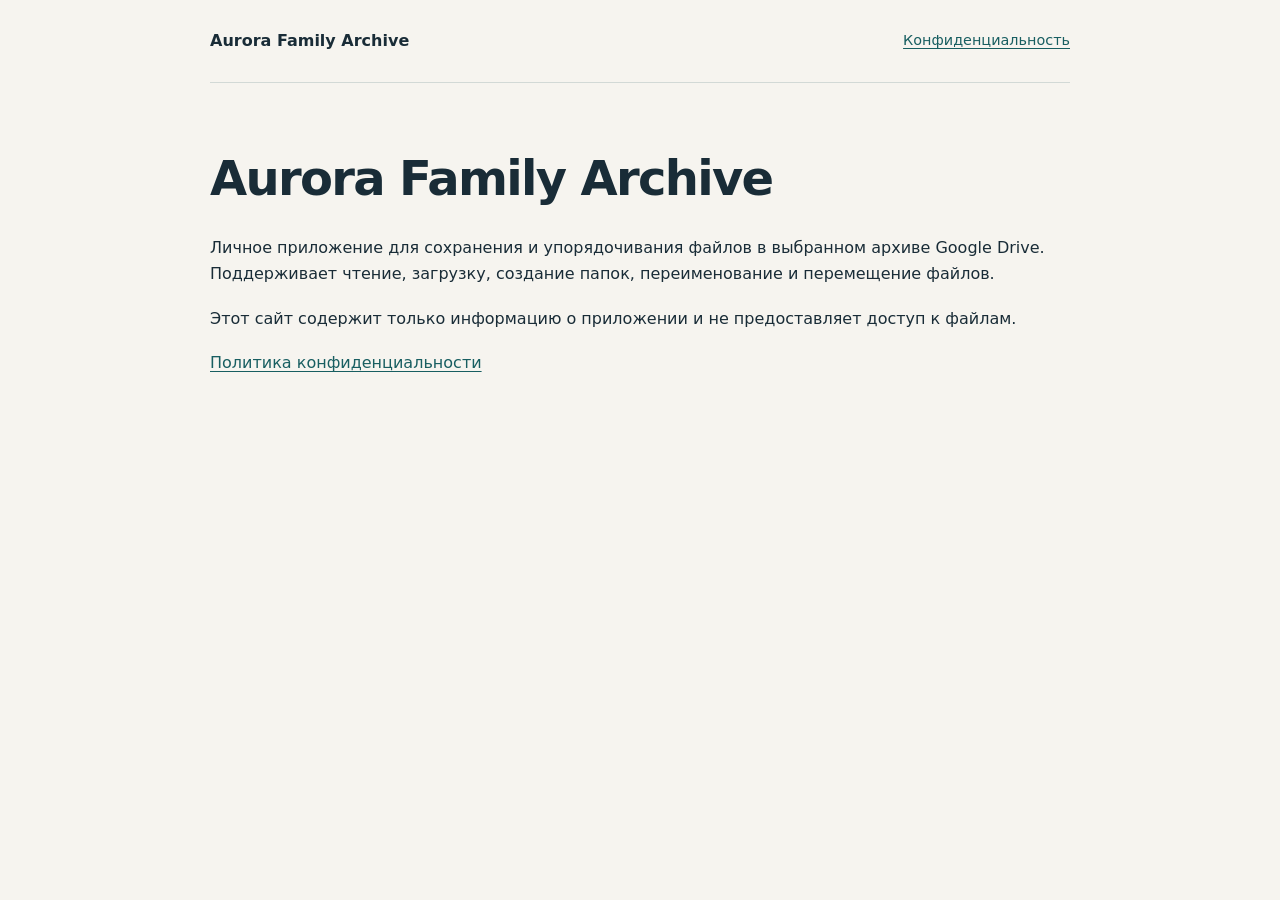
<file: index.html>
<!doctype html>
<html lang="ru">
<head>
  <meta charset="utf-8">
  <meta name="viewport" content="width=device-width, initial-scale=1">
  <meta name="referrer" content="no-referrer">
  <meta http-equiv="Content-Security-Policy" content="default-src 'none'; style-src 'self'; base-uri 'none'; form-action 'none'">
  <title>Aurora Family Archive — о приложении</title>
  <meta name="description" content="Личное приложение для сохранения и упорядочивания файлов в Google Drive.">
  <link rel="stylesheet" href="style.css">
</head>
<body>
  <header><a class="brand" href="index.html">Aurora Family Archive</a><nav aria-label="Разделы сайта"><a href="privacy.html">Конфиденциальность</a></nav></header>
  <main>
    <h1>Aurora Family Archive</h1>
    <p>Личное приложение для сохранения и упорядочивания файлов в выбранном архиве Google Drive. Поддерживает чтение, загрузку, создание папок, переименование и перемещение файлов.</p>
    <p>Этот сайт содержит только информацию о приложении и не предоставляет доступ к файлам.</p>
    <p><a href="privacy.html">Политика конфиденциальности</a></p>
  </main>
</body>
</html>
</file>
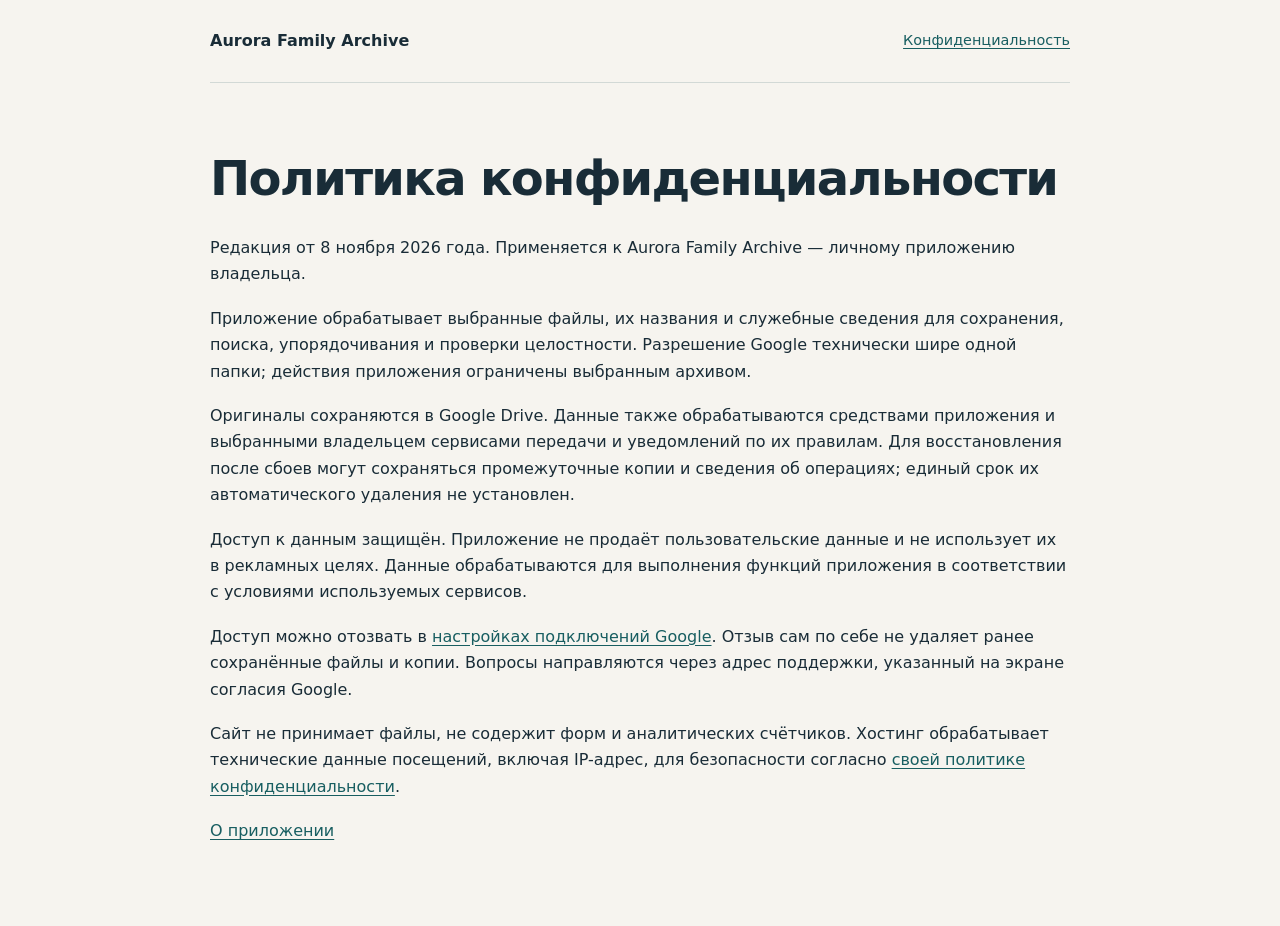
<file: privacy.html>
<!doctype html>
<html lang="ru">
<head>
  <meta charset="utf-8">
  <meta name="viewport" content="width=device-width, initial-scale=1">
  <meta name="referrer" content="no-referrer">
  <meta http-equiv="Content-Security-Policy" content="default-src 'none'; style-src 'self'; base-uri 'none'; form-action 'none'">
  <title>Политика конфиденциальности — Aurora Family Archive</title>
  <link rel="stylesheet" href="style.css">
</head>
<body>
  <header><a class="brand" href="index.html">Aurora Family Archive</a><nav aria-label="Разделы сайта"><a href="privacy.html" aria-current="page">Конфиденциальность</a></nav></header>
  <main>
    <h1>Политика конфиденциальности</h1>
    <p>Редакция от 8 ноября 2026 года. Применяется к Aurora Family Archive — личному приложению владельца.</p>
    <p>Приложение обрабатывает выбранные файлы, их названия и служебные сведения для сохранения, поиска, упорядочивания и проверки целостности. Разрешение Google технически шире одной папки; действия приложения ограничены выбранным архивом.</p>
    <p>Оригиналы сохраняются в Google Drive. Данные также обрабатываются средствами приложения и выбранными владельцем сервисами передачи и уведомлений по их правилам. Для восстановления после сбоев могут сохраняться промежуточные копии и сведения об операциях; единый срок их автоматического удаления не установлен.</p>
    <p>Доступ к данным защищён. Приложение не продаёт пользовательские данные и не использует их в рекламных целях. Данные обрабатываются для выполнения функций приложения в соответствии с условиями используемых сервисов.</p>
    <p>Доступ можно отозвать в <a href="https://myaccount.google.com/permissions" rel="noreferrer">настройках подключений Google</a>. Отзыв сам по себе не удаляет ранее сохранённые файлы и копии. Вопросы направляются через адрес поддержки, указанный на экране согласия Google.</p>
    <p>Сайт не принимает файлы, не содержит форм и аналитических счётчиков. Хостинг обрабатывает технические данные посещений, включая IP-адрес, для безопасности согласно <a href="https://docs.github.com/en/site-policy/privacy-policies/github-general-privacy-statement" rel="noreferrer">своей политике конфиденциальности</a>.</p>
    <p><a href="index.html">О приложении</a></p>
  </main>
</body>
</html>
</file>
<file: style.css>
:root { color-scheme: light; font-family: system-ui, -apple-system, "Segoe UI", sans-serif; background: #f6f4ef; color: #192c37; line-height: 1.65; }
* { box-sizing: border-box; }
body { margin: 0; }
header, main, footer { width: min(860px, calc(100% - 48px)); margin-inline: auto; }
header { padding: 28px 0; display: flex; justify-content: space-between; align-items: center; gap: 24px; border-bottom: 1px solid #d2d9d6; }
a { color: #185e61; text-underline-offset: .2em; }
a:hover { color: #123f43; }
a:focus-visible { outline: 3px solid #185e61; outline-offset: 4px; }
.brand { font-weight: 700; text-decoration: none; color: #192c37; }
nav { display: flex; flex-wrap: wrap; gap: 20px; font-size: .9rem; }
main { padding: 52px 0 64px; }
.eyebrow { font-size: .8rem; letter-spacing: .1em; text-transform: uppercase; font-weight: 650; color: #48676a; }
h1 { font-size: clamp(2rem, 5vw, 3rem); letter-spacing: -.035em; line-height: 1.16; margin: 16px 0 28px; }
h2 { font-size: 1.2rem; line-height: 1.35; margin: 36px 0 12px; }
p { margin: 0 0 18px; }
.lead { font-size: 1.25rem; max-width: 700px; }
section { margin-top: 36px; }
footer { padding: 24px 0 40px; border-top: 1px solid #d2d9d6; font-size: .85rem; color: #48676a; }
@media (max-width: 600px) { header { align-items: flex-start; flex-direction: column; gap: 12px; } main { padding-top: 32px; } }
</file>
